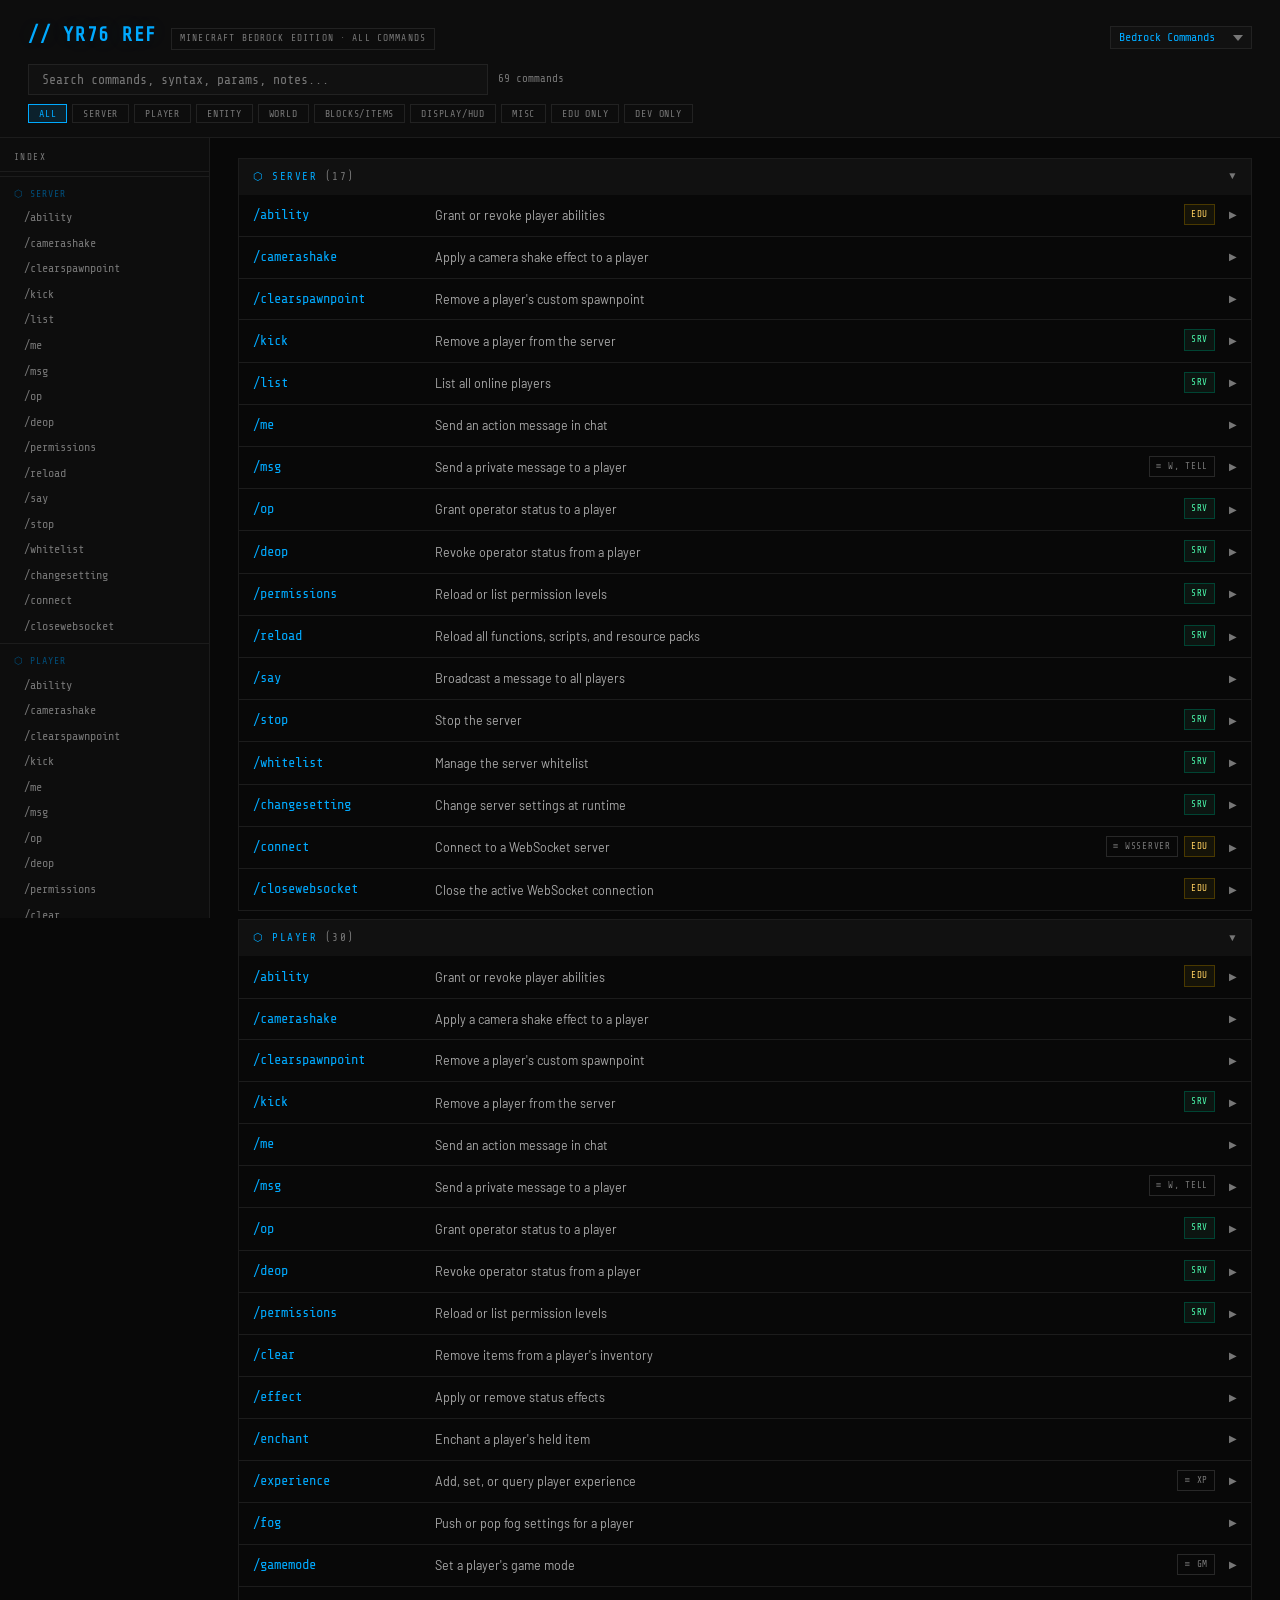
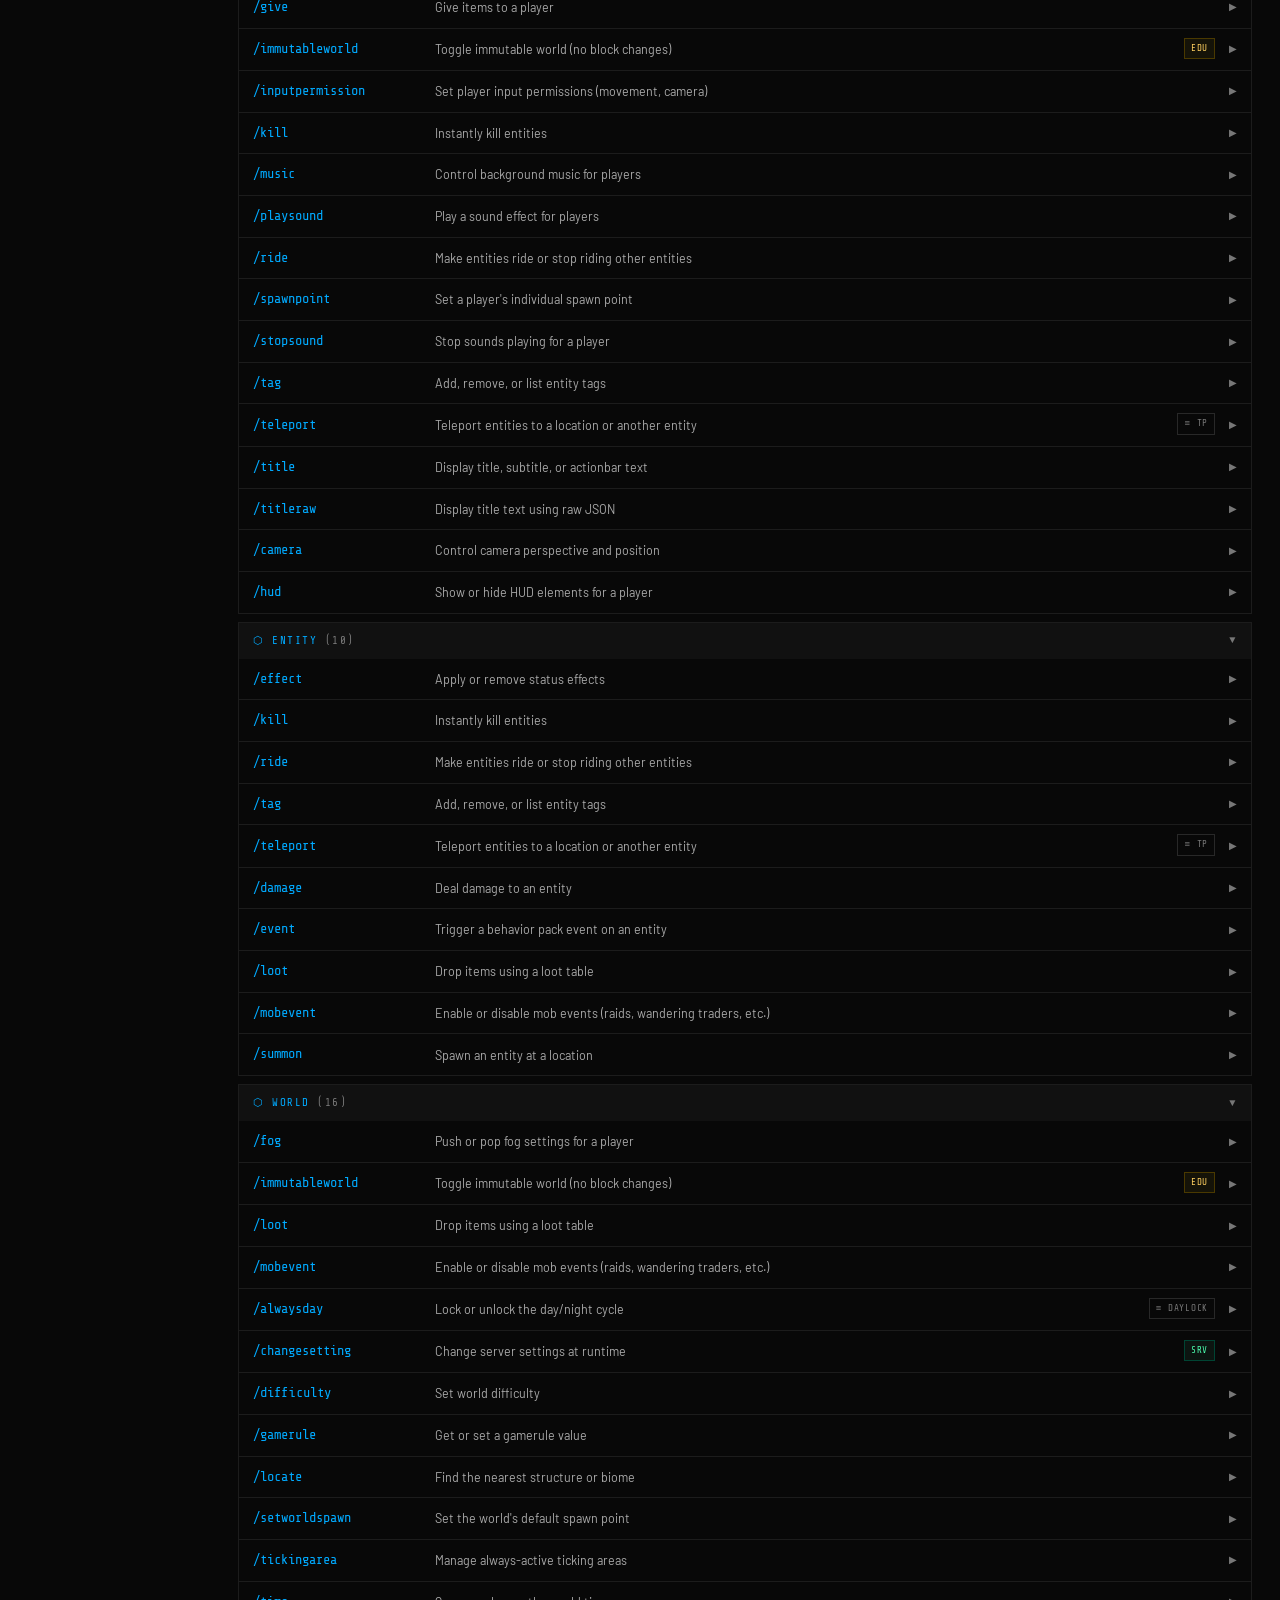
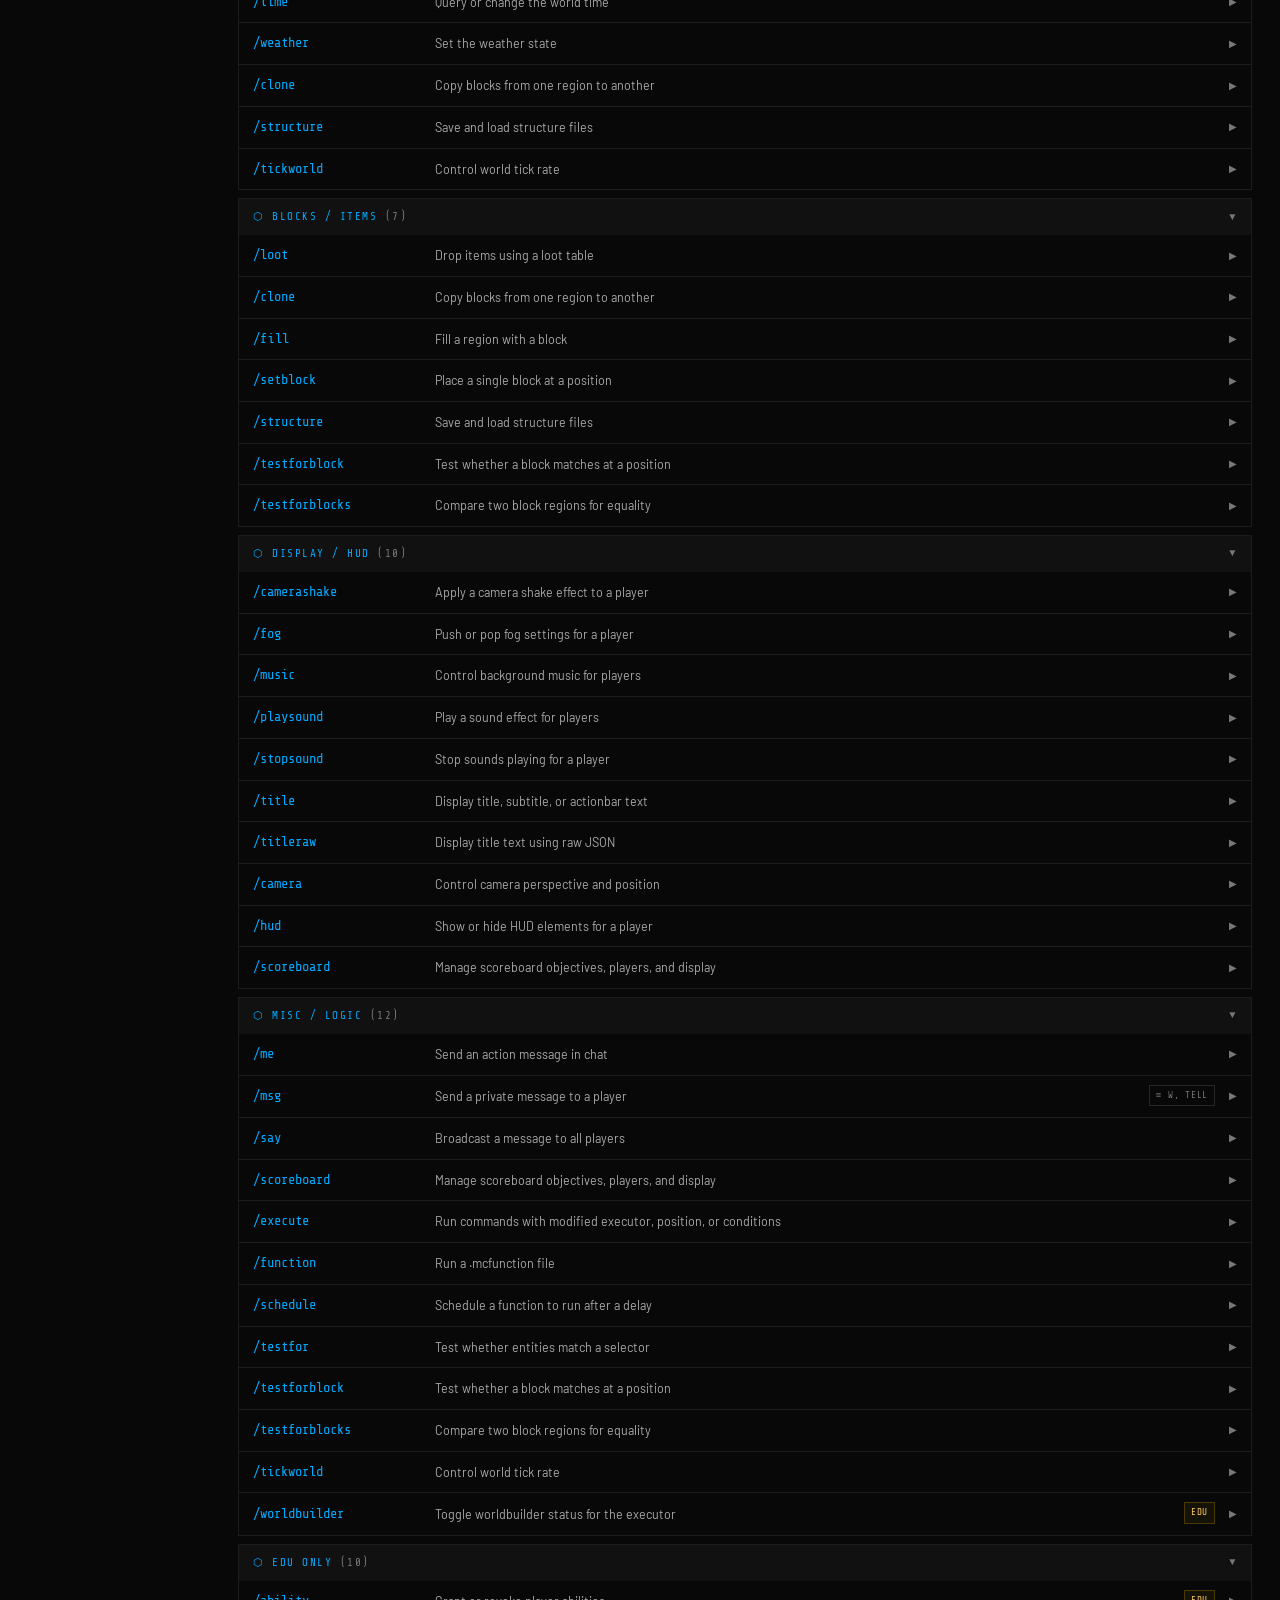
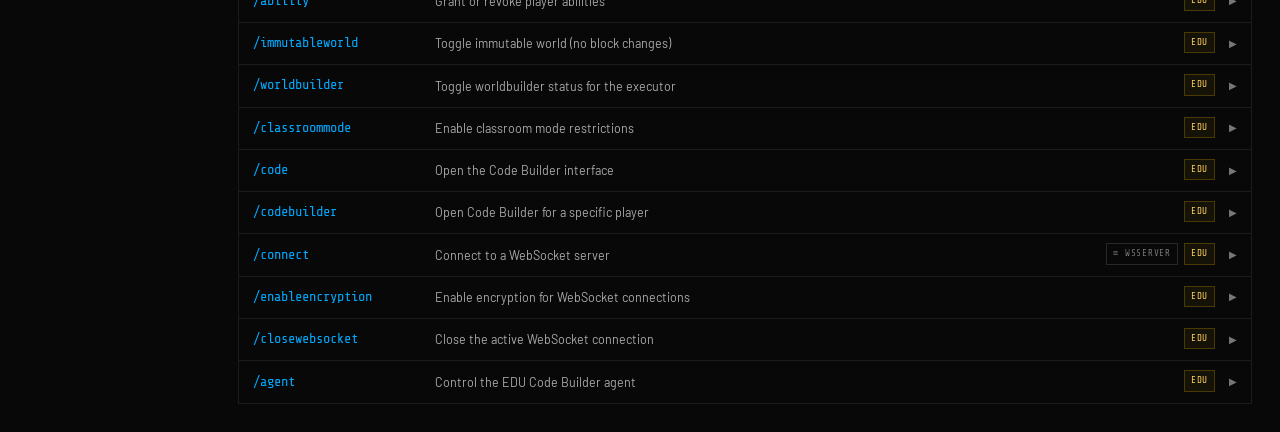
<file: index.html>
<!DOCTYPE html>
<html lang="en">
<head>
<meta charset="UTF-8">
<meta name="viewport" content="width=device-width, initial-scale=1.0">
<title>Minecraft Command Reference</title>
<link rel="stylesheet" href="style.css">
</head>
<body>

<header>
  <div class="h-top">
    <h1>// YR76 REF</h1>
    <span class="badge"><span id="section-badge"></span></span>
    <select id="section-select"></select>
  </div>
  <div class="search-row">
    <input id="search" type="text" placeholder="Search commands, syntax, params, notes..." autocomplete="off" spellcheck="false">
    <span id="result-count"></span>
  </div>
  <div class="filter-row" id="filter-row"></div>
</header>

<div class="layout">
  <aside id="aside"><div class="aside-label">Index</div></aside>
  <main id="main"><div id="no-results">// NO MATCHES FOUND</div></main>
</div>

<script src="core.js"></script>
<script src="bedrockcmd.js"></script>
<script src="javacmd.js"></script>
<script src="redstone.js"></script>
<script src="tools.js"></script>
</body>
</html>
</file>
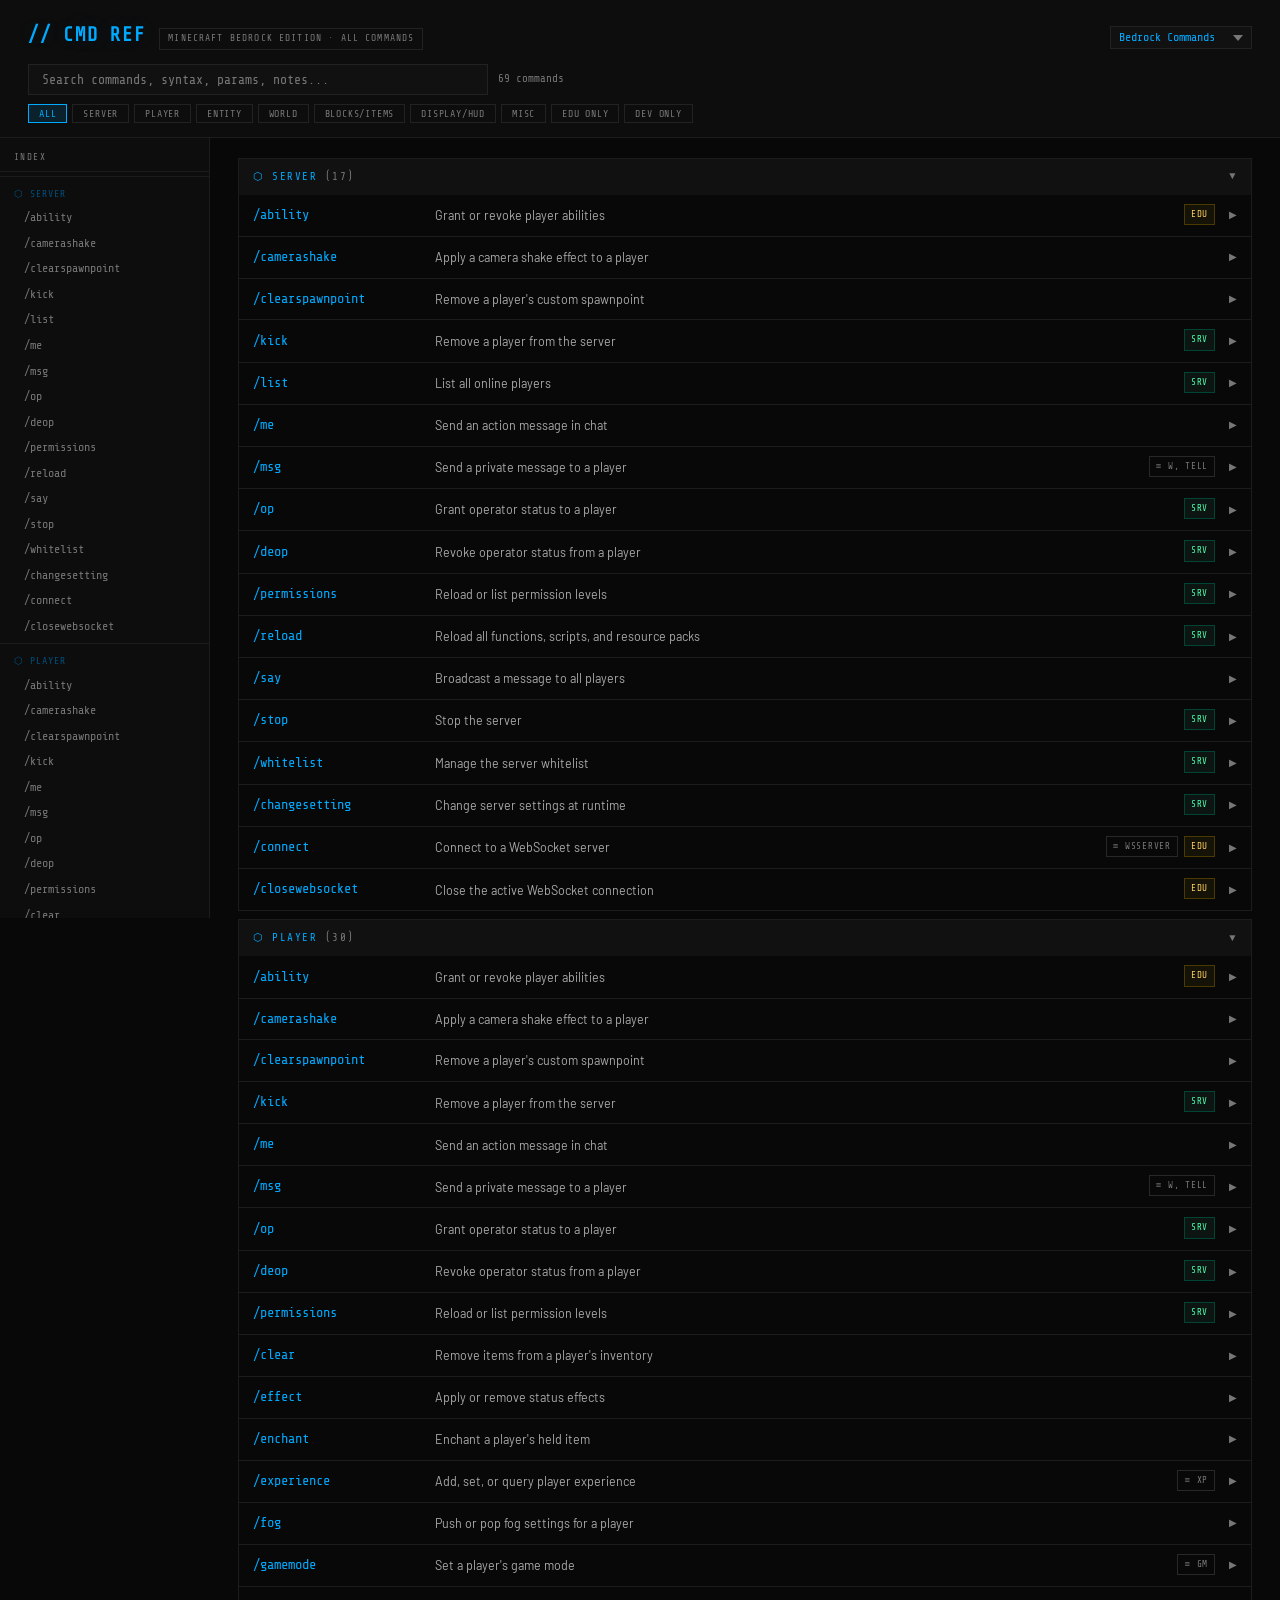
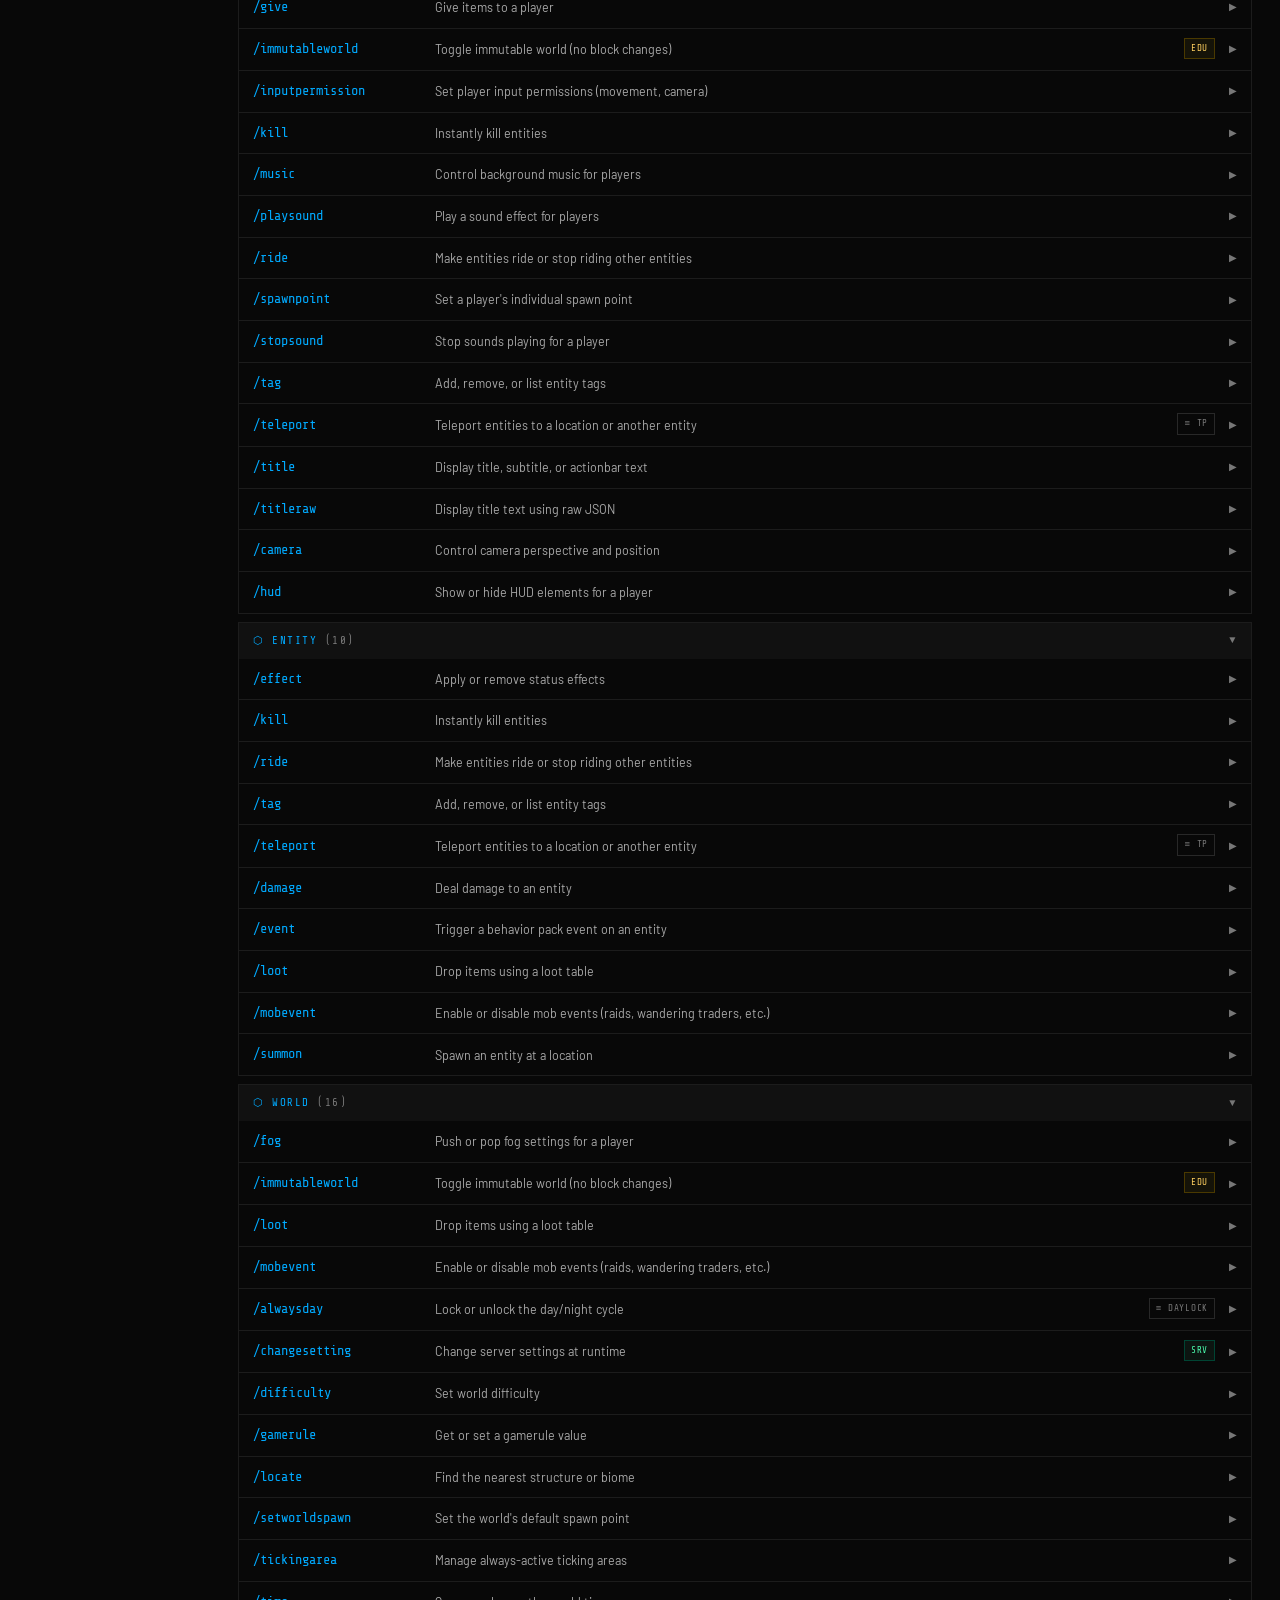
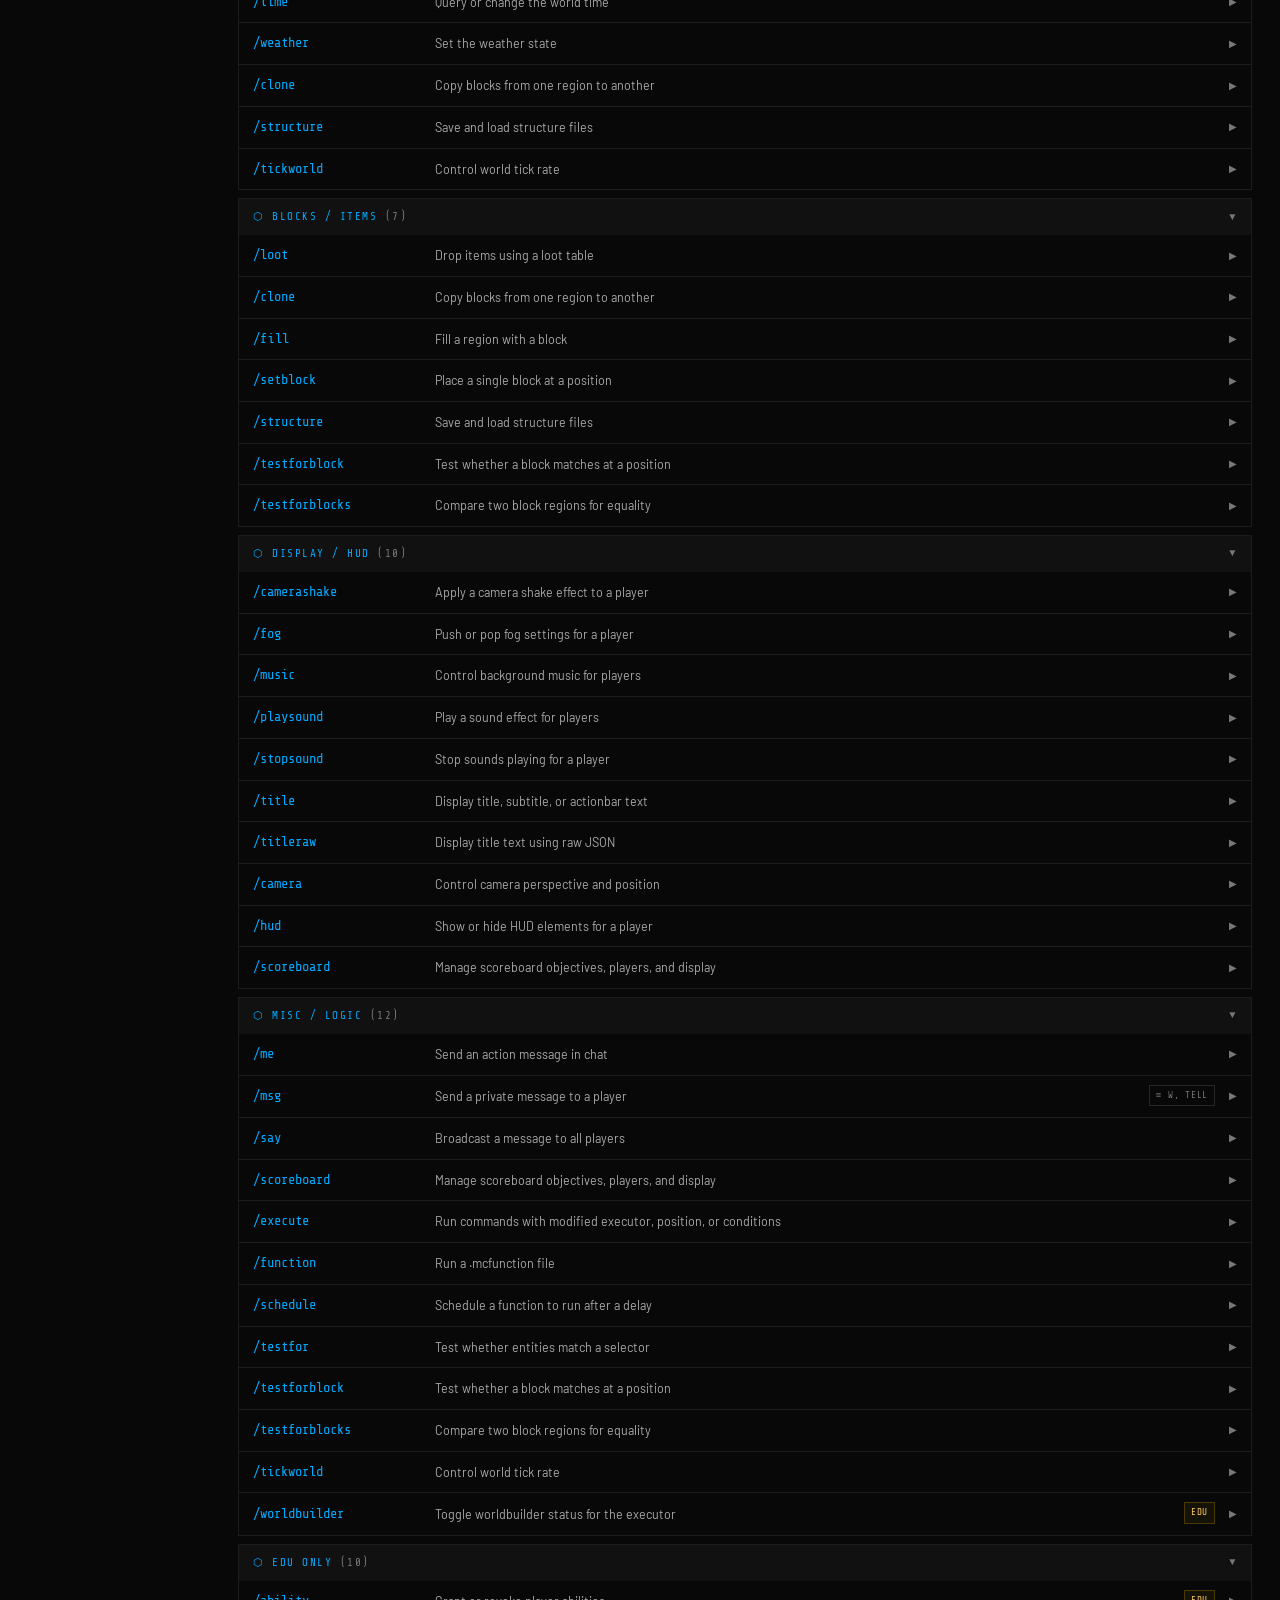
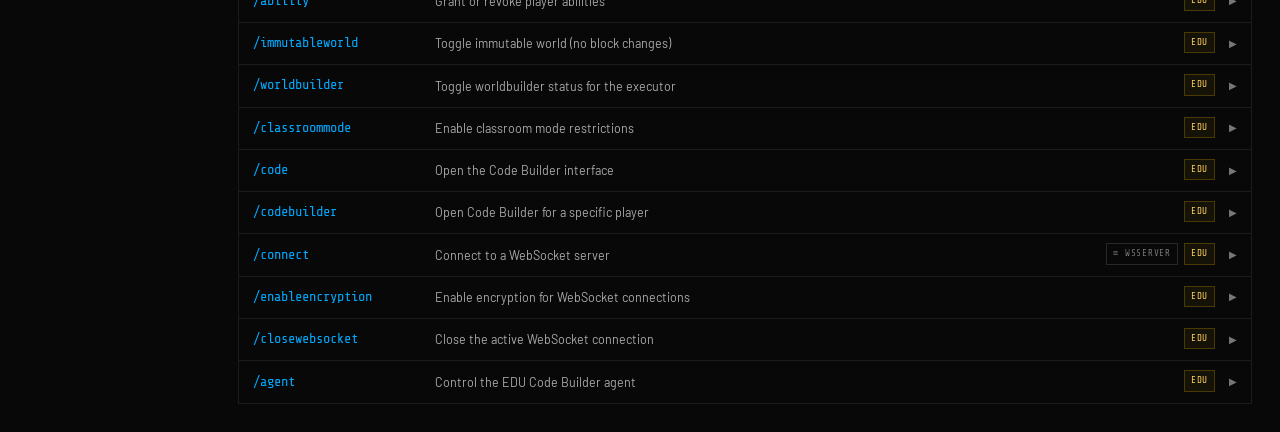
<file: index-1.html>
<!DOCTYPE html>
<html lang="en">
<head>
<meta charset="UTF-8">
<meta name="viewport" content="width=device-width, initial-scale=1.0">
<title>Minecraft Command Reference</title>
<link rel="stylesheet" href="style.css">
</head>
<body>

<header>
  <div class="h-top">
    <h1>// CMD REF</h1>
    <span class="badge"><span id="section-badge"></span></span>
    <select id="section-select"></select>
  </div>
  <div class="search-row">
    <input id="search" type="text" placeholder="Search commands, syntax, params, notes..." autocomplete="off" spellcheck="false">
    <span id="result-count"></span>
  </div>
  <div class="filter-row" id="filter-row"></div>
</header>

<div class="layout">
  <aside id="aside"><div class="aside-label">Index</div></aside>
  <main id="main"><div id="no-results">// NO MATCHES FOUND</div></main>
</div>

<script src="core.js"></script>
<script src="bedrockcmd.js"></script>
<script src="javacmd.js"></script>
<script src="redstone.js"></script>
</body>
</html>
</file>
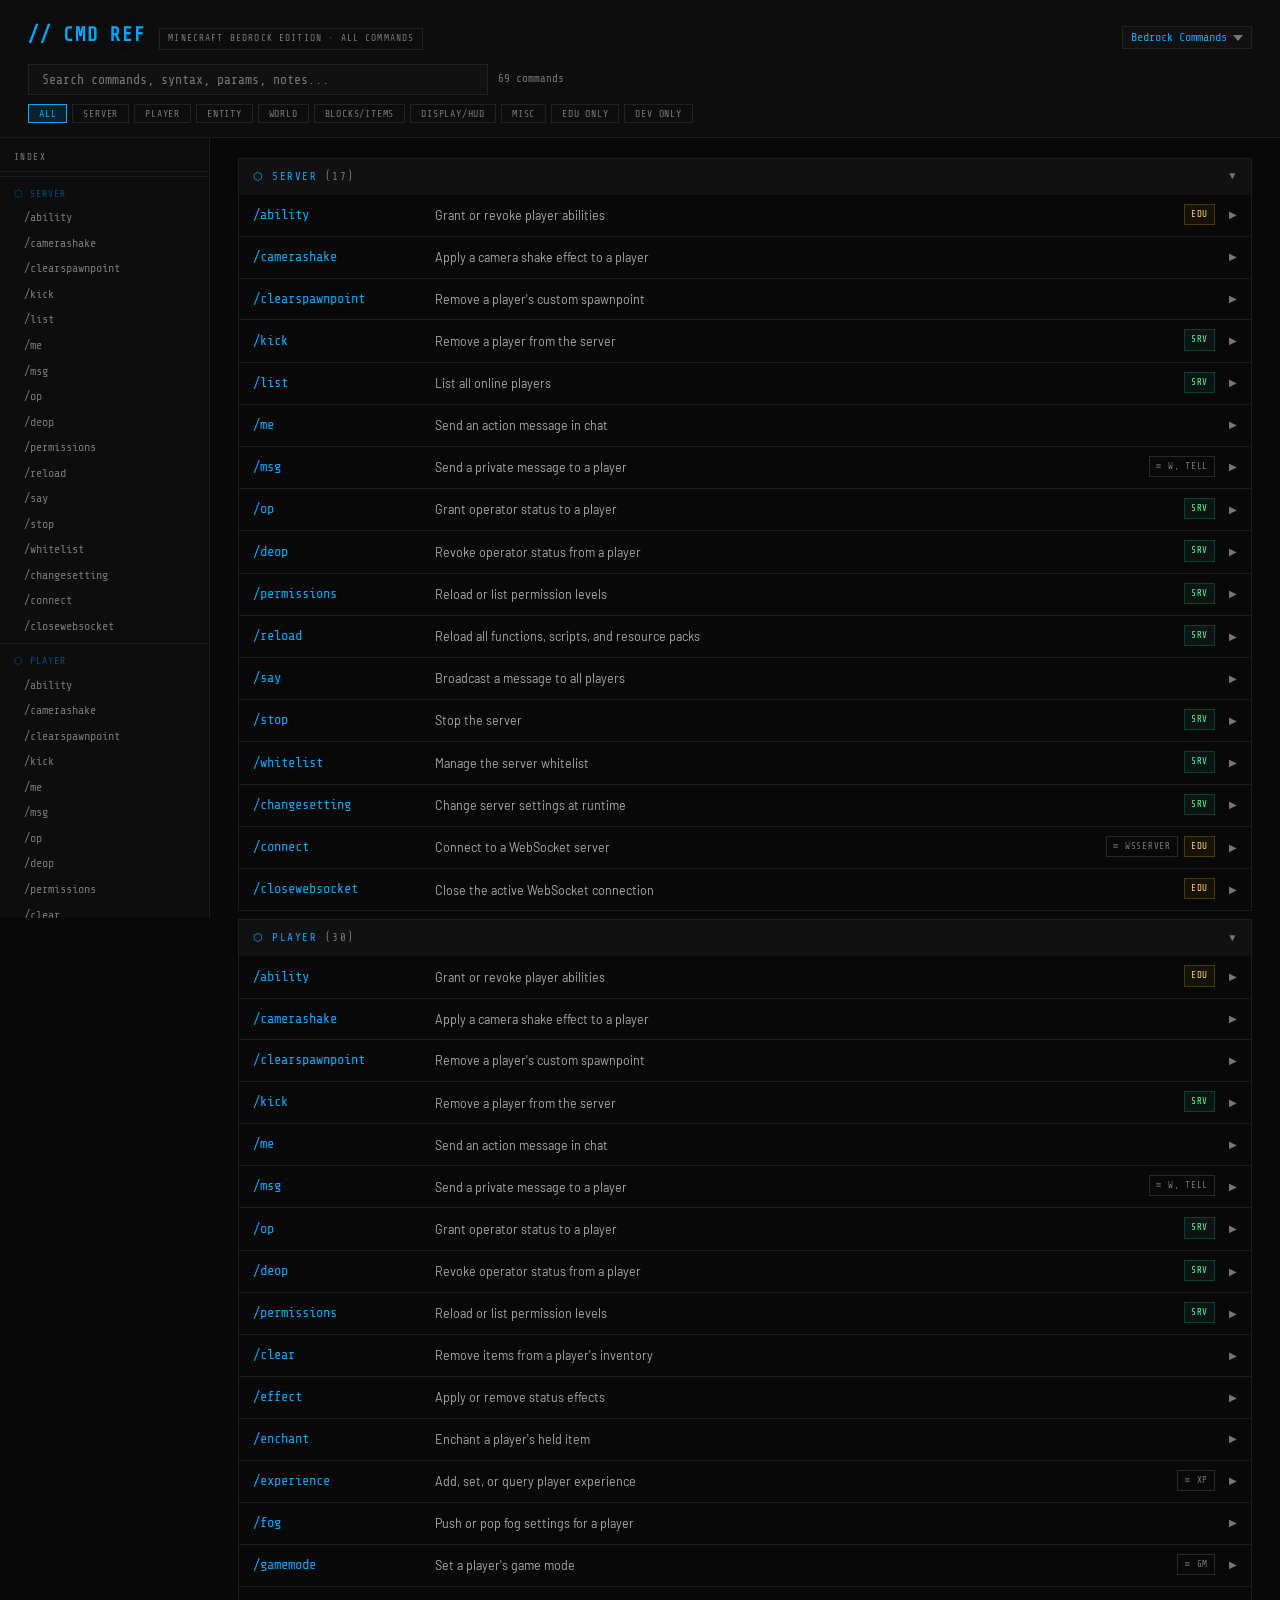
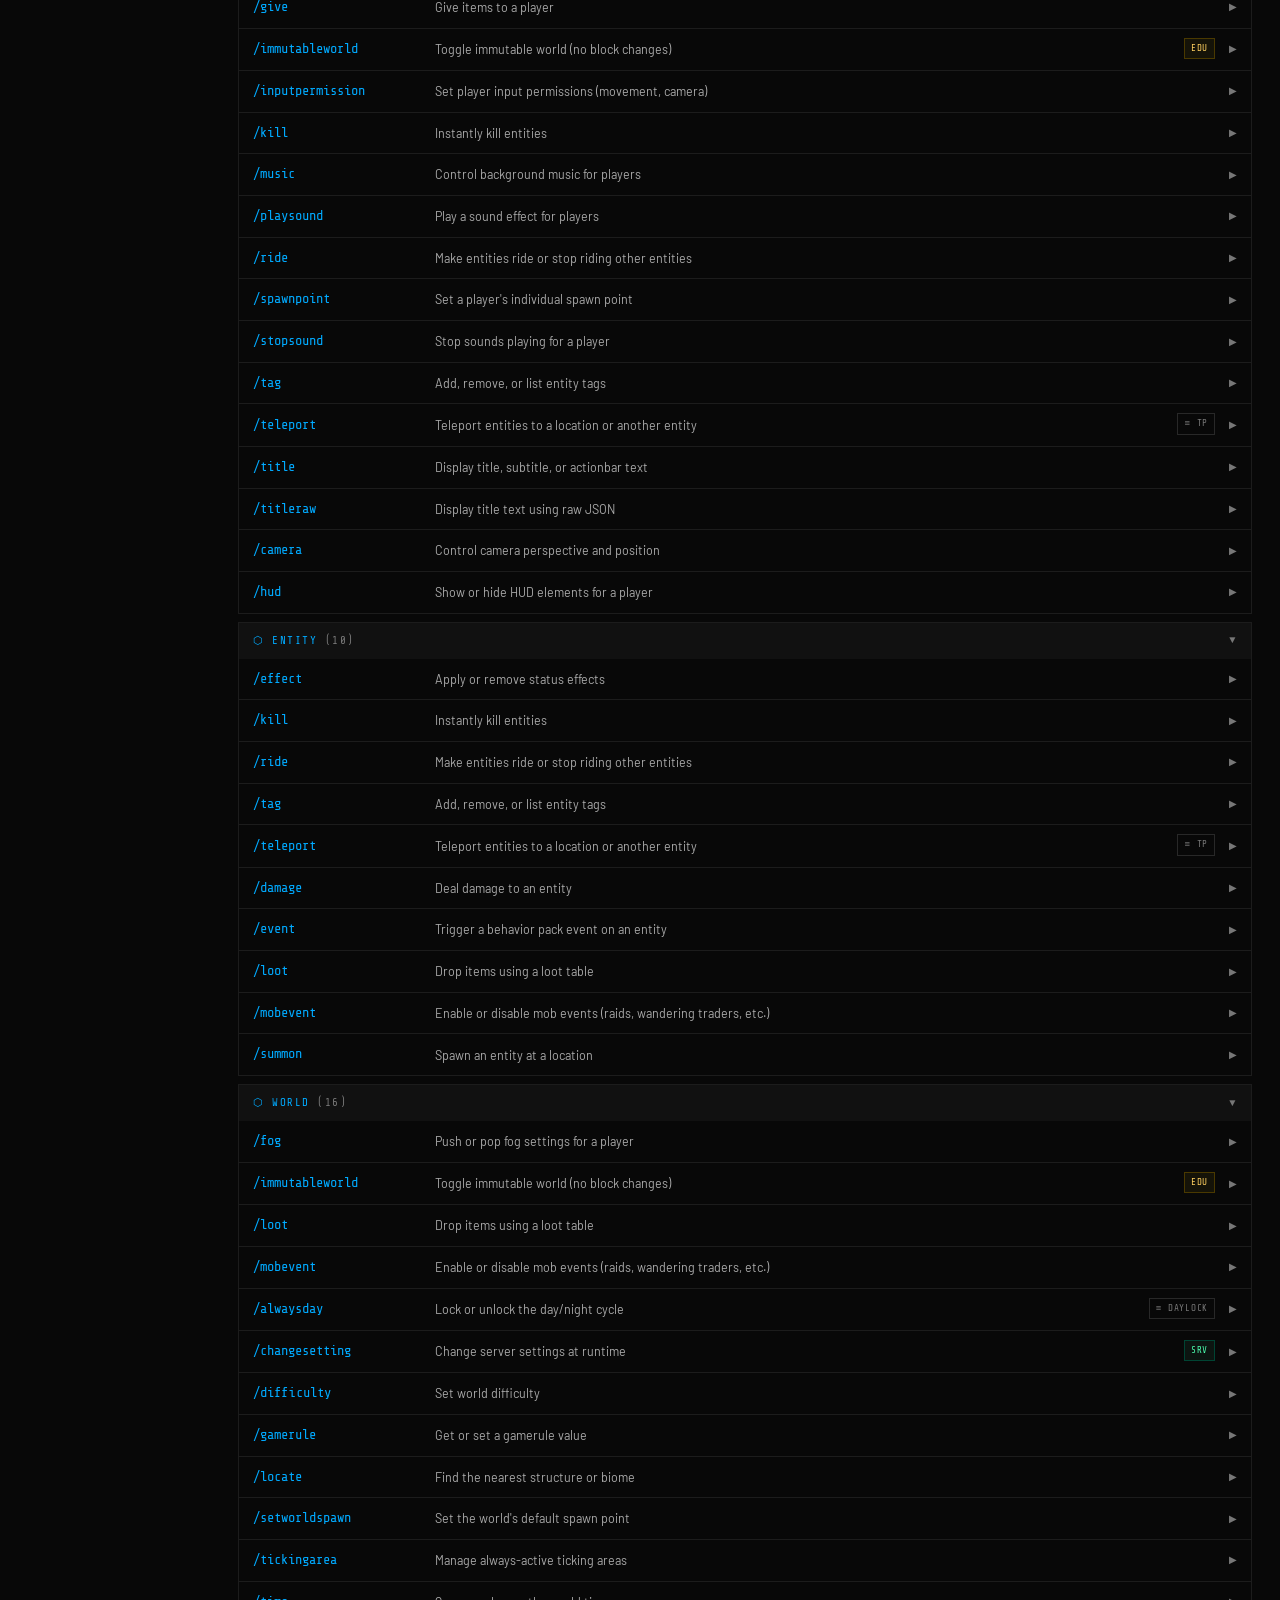
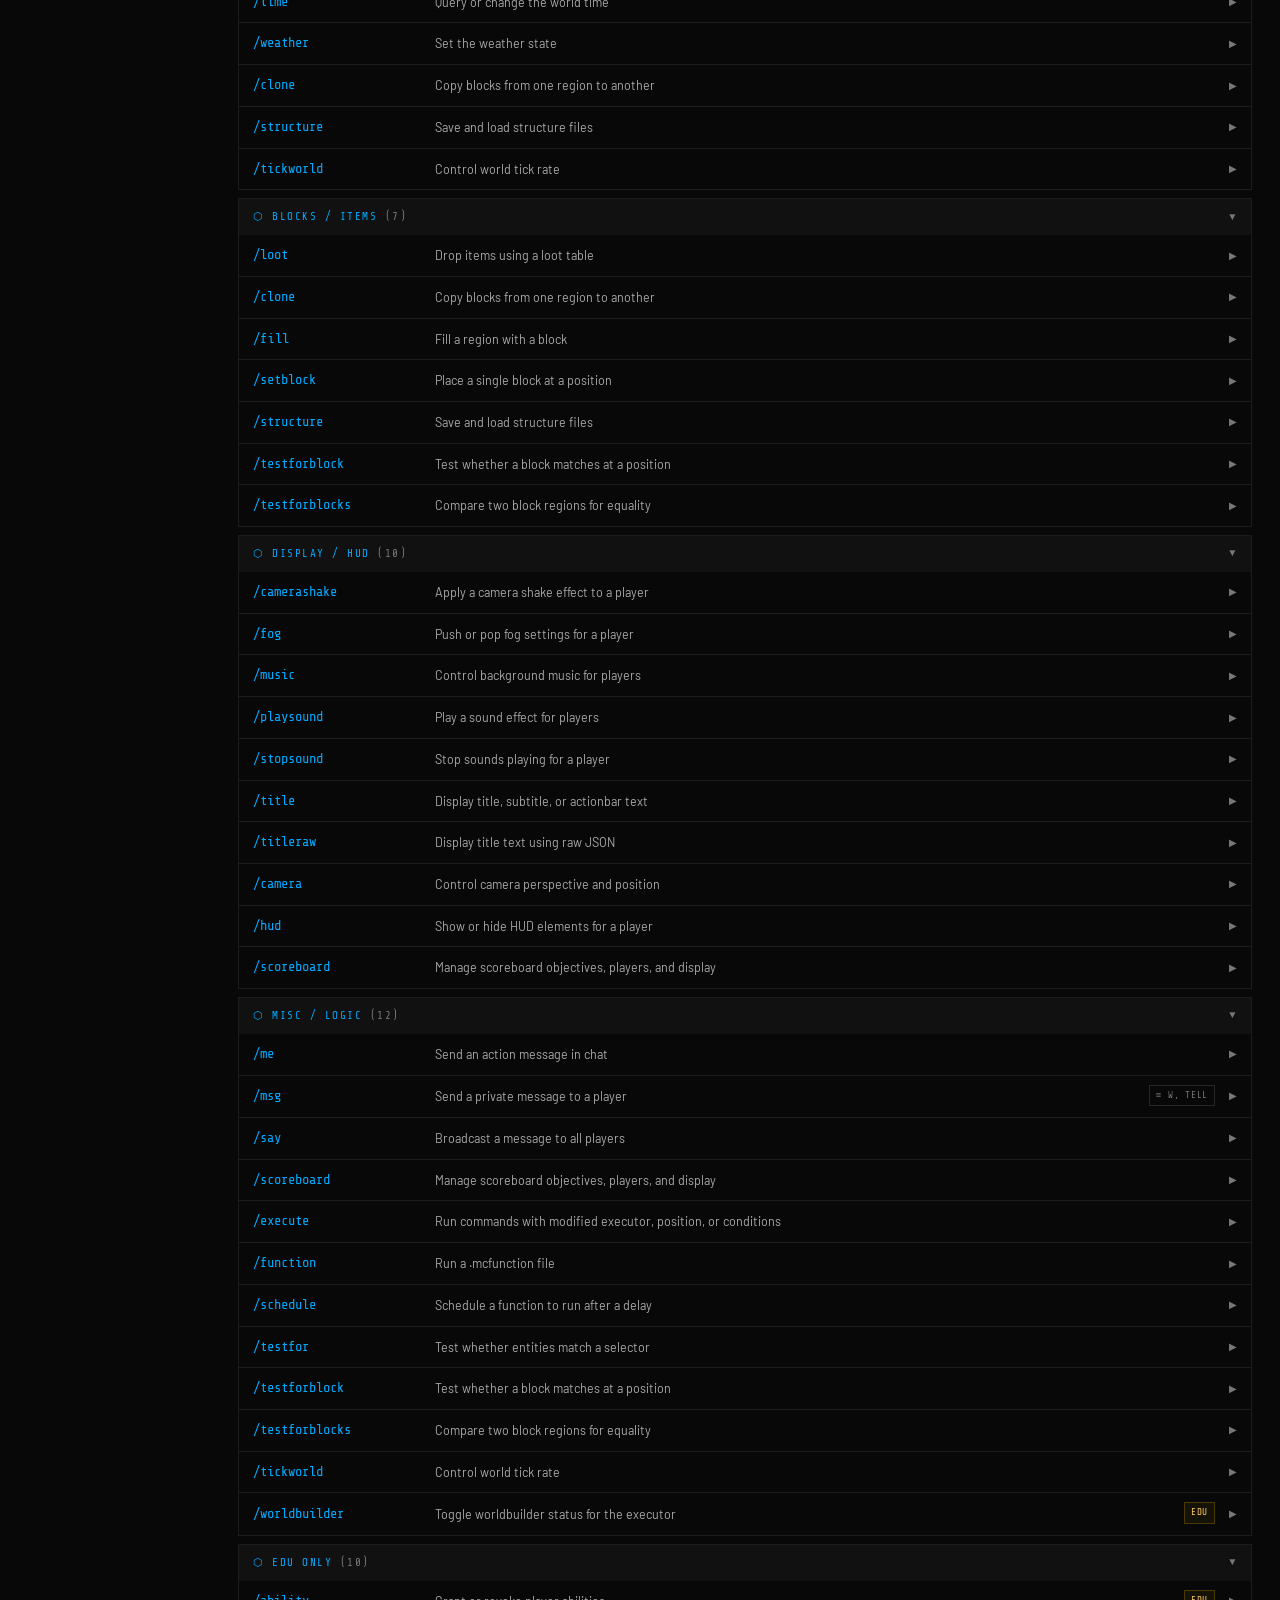
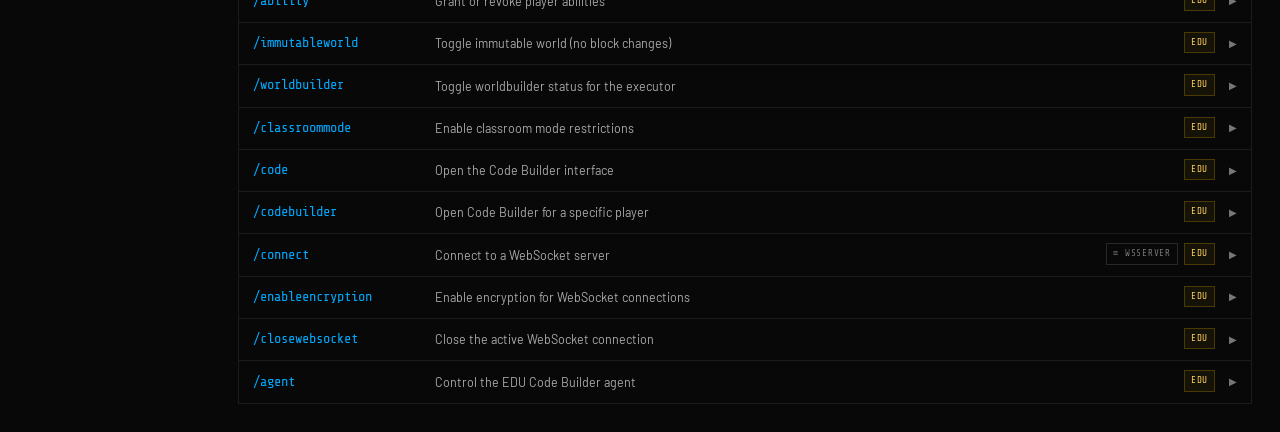
<file: index-2.html>
<!DOCTYPE html>
<html lang="en">
<head>
<meta charset="UTF-8">
<meta name="viewport" content="width=device-width, initial-scale=1.0">
<title>Bedrock Command Reference</title>
<link rel="stylesheet" href="style.css">
</head>
<body>

<header>
  <div class="h-top">
    <h1>// CMD REF</h1>
    <span class="badge"><span id="section-badge"></span></span>
    <select id="section-select"></select>
  </div>
  <div class="search-row">
    <input id="search" type="text" placeholder="Search commands, syntax, params, notes..." autocomplete="off" spellcheck="false">
    <span id="result-count"></span>
  </div>
  <div class="filter-row" id="filter-row"></div>
</header>

<div class="layout">
  <aside id="aside"><div class="aside-label">Index</div></aside>
  <main id="main"><div id="no-results">// NO MATCHES FOUND</div></main>
</div>

<script src="core.js"></script>
<script src="bedrockcmd.js"></script>
<script src="javacmd.js"></script>
</body>
</html>
</file>
<file: style.css>
@import url('https://fonts.googleapis.com/css2?family=Share+Tech+Mono&family=Barlow:wght@300;400;600;700&display=swap');
:root {
  --bg:#080808;--bg2:#0d0d0d;--bg3:#111;--bg4:#161616;
  --border:#1c1c1c;--border2:#222;
  --blue:#00aaff;--blue-dim:#004e7a;--blue-glow:rgba(0,170,255,0.13);
  --text:#e4e4e4;--text-dim:#777;--text-mid:#aaa;
  --orange:#ffa040;--green:#4dffb0;--red:#ff5566;--yellow:#ffd060;
  --mono:'Share Tech Mono',monospace;--sans:'Barlow',sans-serif;
}
*,*::before,*::after{box-sizing:border-box;margin:0;padding:0}
html{scroll-behavior:smooth}
body{background:var(--bg);color:var(--text);font-family:var(--sans);font-size:14px;line-height:1.65;min-height:100vh}

/* HEADER */
header{padding:20px 28px 14px;border-bottom:1px solid var(--border);background:var(--bg2);position:sticky;top:0;z-index:200}
.h-top{display:flex;align-items:baseline;gap:14px;margin-bottom:12px;flex-wrap:wrap}
h1{font-family:var(--mono);font-size:1.2rem;color:var(--blue);letter-spacing:.09em;text-shadow:0 0 20px var(--blue-glow)}
.badge{font-family:var(--mono);font-size:.6rem;color:var(--text-dim);border:1px solid var(--border2);padding:2px 8px;letter-spacing:.12em;text-transform:uppercase}
.search-row{display:flex;gap:10px;align-items:center;flex-wrap:wrap}
#search{flex:1;min-width:220px;max-width:460px;background:var(--bg3);border:1px solid var(--border2);color:var(--text);font-family:var(--mono);font-size:.82rem;padding:7px 13px;outline:none;transition:border-color .15s,box-shadow .15s}
#search:focus{border-color:var(--blue);box-shadow:0 0 0 2px var(--blue-glow)}
#search::placeholder{color:var(--text-dim)}
#result-count{font-family:var(--mono);font-size:.68rem;color:var(--text-dim);min-width:90px}
.filter-row{display:flex;gap:5px;flex-wrap:wrap;margin-top:9px}
.pill{font-family:var(--mono);font-size:.62rem;letter-spacing:.08em;padding:3px 10px;border:1px solid var(--border2);background:transparent;color:var(--text-dim);cursor:pointer;transition:all .12s;text-transform:uppercase}
.pill:hover,.pill.active{border-color:var(--blue);color:var(--blue);background:var(--blue-glow)}

/* LAYOUT */
.layout{display:flex;min-height:calc(100vh - 120px)}

/* SIDEBAR */
aside{width:210px;min-width:210px;border-right:1px solid var(--border);padding:12px 0;position:sticky;top:120px;height:calc(100vh - 120px);overflow-y:auto;background:var(--bg2)}
aside::-webkit-scrollbar{width:3px}
aside::-webkit-scrollbar-thumb{background:var(--border2)}
.aside-label{font-family:var(--mono);font-size:.58rem;color:var(--text-dim);letter-spacing:.15em;text-transform:uppercase;padding:0 14px 6px;border-bottom:1px solid var(--border);margin-bottom:4px}
.snav-group{font-family:var(--mono);font-size:.62rem;color:var(--blue-dim);letter-spacing:.1em;text-transform:uppercase;padding:9px 14px 3px;border-top:1px solid var(--border);margin-top:4px}
.snav-group:first-of-type{border-top:none;margin-top:0}
.ilink{display:block;font-family:var(--mono);font-size:.74rem;color:var(--text-dim);padding:3px 14px 3px 22px;cursor:pointer;transition:color .1s,background .1s;border-left:2px solid transparent;white-space:nowrap;overflow:hidden;text-overflow:ellipsis}
.ilink:hover{color:var(--blue);background:var(--blue-glow);border-left-color:var(--blue)}
.ilink.active{color:var(--blue);border-left-color:var(--blue)}

/* MAIN */
main{flex:1;padding:20px 28px;overflow-y:auto}
main::-webkit-scrollbar{width:4px}
main::-webkit-scrollbar-thumb{background:var(--border2)}

/* GROUP */
.group{margin-bottom:8px;border:1px solid var(--border)}
.gtitle{font-family:var(--mono);font-size:.68rem;letter-spacing:.14em;text-transform:uppercase;color:var(--blue);padding:9px 14px;background:var(--bg3);cursor:pointer;display:flex;align-items:center;justify-content:space-between;user-select:none;transition:background .12s}
.gtitle:hover{background:var(--blue-glow)}
.chevron{font-size:.65rem;transition:transform .18s;color:var(--text-dim)}
.group.collapsed .chevron{transform:rotate(-90deg)}
.gbody{overflow:hidden}
.group.collapsed .gbody{display:none}

/* CMD CARD */
.cmd{border-top:1px solid var(--border)}
.cmd:first-child{border-top:none}
.cmd-hdr{display:flex;align-items:center;gap:12px;padding:9px 14px;cursor:pointer;user-select:none;transition:background .1s}
.cmd-hdr:hover{background:rgba(255,255,255,.02)}
.cname{font-family:var(--mono);font-size:.86rem;color:var(--blue);min-width:170px;flex-shrink:0}
.csum{font-size:.78rem;color:var(--text-mid);flex:1;white-space:nowrap;overflow:hidden;text-overflow:ellipsis}
.tags-inline{display:flex;gap:4px;flex-shrink:0}
.xi{font-size:.6rem;color:var(--text-dim);transition:transform .18s;flex-shrink:0}
.cmd.open .xi{transform:rotate(90deg)}
.cbody{display:none;padding:0 14px 14px;background:var(--bg4)}
.cmd.open .cbody{display:block}

/* TAGS */
.tag{display:inline-block;font-family:var(--mono);font-size:.58rem;padding:2px 6px;border:1px solid;letter-spacing:.08em;text-transform:uppercase;margin:0 2px 2px 0}
.tag-edu{color:var(--yellow);border-color:#4a3900;background:rgba(255,208,0,.05)}
.tag-dev{color:var(--red);border-color:#4a0010;background:rgba(255,50,80,.05)}
.tag-srv{color:var(--green);border-color:#004433;background:rgba(77,255,176,.05)}
.tag-exp{color:#cc88ff;border-color:#330055;background:rgba(180,100,255,.05)}
.tag-alias{color:var(--text-dim);border-color:#282828}

/* SYNTAX */
.slabel{font-family:var(--mono);font-size:.56rem;color:var(--text-dim);letter-spacing:.15em;text-transform:uppercase;margin-bottom:5px;padding-top:12px}
.sblock{background:#000;border-left:2px solid var(--blue-dim);padding:7px 13px;margin-bottom:5px;font-family:var(--mono);font-size:.79rem;color:var(--text);white-space:pre-wrap;word-break:break-all;line-height:1.7}
.s-cmd{color:var(--blue)}
.s-req{color:var(--orange)}
.s-opt{color:var(--text-dim)}
.s-lit{color:var(--green)}
.s-sub{color:#cc88ff}

/* NOTES */
.nlabel{font-family:var(--mono);font-size:.56rem;color:var(--text-dim);letter-spacing:.15em;text-transform:uppercase;margin:11px 0 5px}
.notes{font-size:.78rem;color:#bbb;line-height:1.7}
.notes code{font-family:var(--mono);color:var(--blue);font-size:.76em;background:#0a0a0a;padding:1px 5px}
.notes strong{color:var(--text)}
.notes p{margin-bottom:6px}
.notes p:last-child{margin-bottom:0}

/* PARAM TABLE */
.ptable{width:100%;border-collapse:collapse;margin-top:8px;font-size:.76rem}
.ptable th{font-family:var(--mono);font-size:.58rem;color:var(--text-dim);text-transform:uppercase;letter-spacing:.1em;padding:5px 10px;text-align:left;border-bottom:1px solid var(--border2)}
.ptable td{padding:5px 10px;border-bottom:1px solid var(--border);vertical-align:top}
.ptable tr:last-child td{border-bottom:none}
.ptable .pname{font-family:var(--mono);color:var(--orange)}
.ptable .ptype{color:var(--text-dim);font-family:var(--mono);font-size:.72rem}
.ptable .pdesc{color:#bbb}

/* NO RESULTS */
#no-results{display:none;font-family:var(--mono);color:var(--text-dim);padding:48px;text-align:center;font-size:.82rem;letter-spacing:.05em}

mark{background:rgba(0,170,255,.2);color:var(--blue);border-radius:2px}

/* SECTION SELECT */
#section-select{margin-left:auto;background:var(--bg2);color:var(--text);border:1px solid var(--border2);font-family:var(--mono);font-size:.74rem;padding:4px 8px;cursor:pointer;outline:none}
#section-select:focus{border-color:var(--blue)}

/* GAMERULE SECTION */
.gr-table{width:100%;border-collapse:collapse;margin-top:10px;font-size:.75rem}
.gr-table th{font-family:var(--mono);font-size:.57rem;color:var(--text-dim);text-transform:uppercase;letter-spacing:.09em;padding:5px 10px;text-align:left;border-bottom:1px solid var(--border2)}
.gr-table td{padding:4px 10px;border-bottom:1px solid var(--border);vertical-align:top}
.gr-table tr:last-child td{border-bottom:none}
.gr-table .gr-name{font-family:var(--mono);color:var(--orange);font-size:.72rem}
.gr-table .gr-type{color:#cc88ff;font-family:var(--mono);font-size:.68rem}
.gr-table .gr-desc{color:#bbb}
.gr-table .gr-def{font-family:var(--mono);color:var(--text-dim);font-size:.68rem}

/* TRUTH TABLE */
/* .tt-wrap allows horizontal scroll on narrow viewports without breaking layout */
.tt-wrap{overflow-x:auto;margin-top:6px;margin-bottom:2px}
.tt-table{border-collapse:collapse;font-family:var(--mono);font-size:.76rem;min-width:320px}
.tt-table th{font-size:.58rem;color:var(--text-dim);text-transform:uppercase;letter-spacing:.1em;padding:5px 18px;text-align:center;border-bottom:1px solid var(--border2);border-right:1px solid var(--border);white-space:nowrap}
.tt-table th:last-child{border-right:none}
/* vertical divider before the last column group — output is visually separated */
.tt-table th.tt-out-header{border-left:2px solid var(--blue-dim);color:var(--blue)}
.tt-table td{padding:4px 18px;text-align:center;border-bottom:1px solid var(--border);border-right:1px solid var(--border)}
.tt-table td:last-child{border-right:none}
.tt-table tr:last-child td{border-bottom:none}
/* output column separator — applied by JS when columns contain a '|' sentinel */
.tt-table td.tt-out-col{border-left:2px solid var(--blue-dim)}
/* cell value classes */
.tt-0{color:var(--red);opacity:.7}
.tt-1{color:var(--blue)}
.tt-x{color:#cc88ff}
.tt-val{color:var(--text-mid)}
/* highlight entire row on hover for readability on wide tables */
.tt-table tbody tr:hover td{background:rgba(255,255,255,.025)}


  .tool-output-block.empty { color: var(--text-dim); font-style: italic; }

  /* COMMAND BUILDER LIST */
  .cmd-picker-list {
    display: flex;
    flex-direction: column;
    gap: 2px;
    margin-bottom: 12px;
  }

  .cmd-picker-item {
    font-family: var(--mono);
    font-size: .78rem;
    color: var(--text-dim);
    padding: 5px 12px;
    cursor: pointer;
    border: 1px solid transparent;
    transition: all .1s;
  }

  .cmd-picker-item:hover { color: var(--blue); background: var(--blue-glow); border-color: var(--blue-dim); }
  .cmd-picker-item.active { color: var(--blue); border-color: var(--blue); background: var(--blue-glow); }

  .cmd-search {
    background: var(--bg3);
    border: 1px solid var(--border2);
    color: var(--text);
    font-family: var(--mono);
    font-size: .78rem;
    padding: 6px 12px;
    outline: none;
    width: 100%;
    margin-bottom: 8px;
    transition: border-color .12s, box-shadow .12s;
  }

  .cmd-search:focus {
    border-color: var(--blue);
    box-shadow: 0 0 0 2px var(--blue-glow);
  }

  .tool-note {
    font-family: var(--mono);
    font-size: .68rem;
    color: var(--text-dim);
    padding: 6px 10px;
    border-left: 2px solid var(--border2);
    background: var(--bg3);
    line-height: 1.5;
  }

  .platform-only-note {
    font-family: var(--mono);
    font-size: .65rem;
    color: var(--yellow);
    padding: 4px 8px;
    border: 1px solid #4a3900;
    background: rgba(255,208,0,.04);
    display: inline-block;
  }

/* ─── DROPDOWN STYLING ────────────────────────────────────────────────────── */
/* Force dark bg on the select element itself. Option elements inherit from    */
/* the OS picker on most browsers, but at minimum the trigger is consistent.  */
#section-select {
  margin-left: auto;
  background: var(--bg3);
  color: var(--blue);
  border: 1px solid var(--border2);
  font-family: var(--mono);
  font-size: .74rem;
  padding: 4px 8px;
  cursor: pointer;
  outline: none;
  appearance: none;
  -webkit-appearance: none;
  /* Inline caret glyph so we own the full visual */
  background-image: url("data:image/svg+xml,%3Csvg xmlns='http://www.w3.org/2000/svg' width='10' height='6'%3E%3Cpath d='M0 0l5 6 5-6z' fill='%23777'/%3E%3C/svg%3E");
  background-repeat: no-repeat;
  background-position: right 8px center;
  padding-right: 24px;
  transition: border-color .12s, box-shadow .12s;
}
#section-select:focus { border-color: var(--blue); box-shadow: 0 0 0 2px var(--blue-glow); }
#section-select option { background: var(--bg2); color: var(--text); }

/* ─── TOOLS SECTION ───────────────────────────────────────────────────────── */
/* Panel wrapper — fills the main content area the same way .group does        */
.tool-panel {
  border: 1px solid var(--border);
  background: var(--bg2);
}

/* Tool header bar — mirrors .gtitle in weight and mono feel */
.tool-header {
  display: flex;
  align-items: center;
  justify-content: space-between;
  gap: 12px;
  padding: 10px 16px;
  background: var(--bg3);
  border-bottom: 1px solid var(--border);
}

.tool-title {
  font-family: var(--mono);
  font-size: .78rem;
  letter-spacing: .12em;
  text-transform: uppercase;
  color: var(--blue);
}

/* Platform toggle sits in the header; reuses .pill from core */
.tool-platform-toggle {
  display: flex;
  gap: 4px;
}

/* Tool body — scrollable column of field sections */
.tool-body {
  padding: 12px 16px;
  display: flex;
  flex-direction: column;
  gap: 6px;
}

/* ── Collapsible field sections ─────────────────────────────────────────── */
.field-section {
  border: 1px solid var(--border);
}

.field-section-title {
  font-family: var(--mono);
  font-size: .62rem;
  letter-spacing: .14em;
  text-transform: uppercase;
  color: var(--blue);
  padding: 7px 12px;
  background: var(--bg3);
  cursor: pointer;
  display: flex;
  align-items: center;
  justify-content: space-between;
  user-select: none;
  transition: background .12s;
}
.field-section-title:hover { background: var(--blue-glow); }

.field-chevron {
  font-size: .6rem;
  color: var(--text-dim);
  transition: transform .18s;
}
.field-section.collapsed .field-chevron { transform: rotate(-90deg); }

.field-section-body {
  padding: 10px 12px;
  display: flex;
  flex-direction: column;
  gap: 7px;
  background: var(--bg4);
}
.field-section.collapsed .field-section-body { display: none; }

/* ── Field rows ─────────────────────────────────────────────────────────── */
.field-row {
  display: flex;
  align-items: center;
  gap: 10px;
  flex-wrap: wrap;
}

.field-label {
  font-family: var(--mono);
  font-size: .65rem;
  color: var(--text-dim);
  min-width: 160px;
  flex-shrink: 0;
  letter-spacing: .04em;
}
.field-label.required { color: var(--orange); }

/* Checkbox row — label follows checkbox inline */
.tool-checkbox-row {
  display: flex;
  align-items: center;
  gap: 8px;
}

/* ── Inputs ─────────────────────────────────────────────────────────────── */
.tool-input {
  background: var(--bg3);
  border: 1px solid var(--border2);
  color: var(--text);
  font-family: var(--mono);
  font-size: .78rem;
  padding: 5px 10px;
  outline: none;
  flex: 1;
  min-width: 120px;
  transition: border-color .12s, box-shadow .12s;
  /* No border-radius — keeps the blocky look */
}
.tool-input:focus { border-color: var(--blue); box-shadow: 0 0 0 2px var(--blue-glow); }
.tool-input::placeholder { color: var(--text-dim); }

/* Narrow variants for numeric / short inputs */
.tool-input.short { flex: 0 0 80px; min-width: unset; }
.tool-input.medium { flex: 0 0 160px; min-width: unset; }

/* Select inherits .tool-input sizing; override appearance for consistency */
select.tool-input {
  appearance: none;
  -webkit-appearance: none;
  background-image: url("data:image/svg+xml,%3Csvg xmlns='http://www.w3.org/2000/svg' width='10' height='6'%3E%3Cpath d='M0 0l5 6 5-6z' fill='%23777'/%3E%3C/svg%3E");
  background-repeat: no-repeat;
  background-position: right 8px center;
  padding-right: 22px;
  cursor: pointer;
}
select.tool-input option { background: var(--bg2); color: var(--text); }

/* Textarea shares tool-input but grows vertically */
textarea.tool-input {
  resize: vertical;
  min-height: 52px;
  line-height: 1.5;
}

/* Checkbox — square, accent-colored when checked */
.tool-checkbox {
  width: 14px;
  height: 14px;
  accent-color: var(--blue);
  cursor: pointer;
  flex-shrink: 0;
}

/* ── Repeatable rows (enchantments, attributes, etc.) ───────────────────── */
.repeat-block {
  display: flex;
  flex-direction: column;
  gap: 4px;
}

.repeat-row {
  display: flex;
  align-items: center;
  gap: 6px;
  flex-wrap: wrap;
  padding: 6px 8px;
  border: 1px solid var(--border);
  background: var(--bg3);
}

.repeat-add {
  font-family: var(--mono);
  font-size: .65rem;
  letter-spacing: .06em;
  text-transform: uppercase;
  color: var(--blue);
  background: transparent;
  border: 1px solid var(--blue-dim);
  padding: 4px 12px;
  cursor: pointer;
  transition: background .1s, border-color .1s;
  align-self: flex-start;
}
.repeat-add:hover { background: var(--blue-glow); border-color: var(--blue); }

.repeat-remove {
  font-family: var(--mono);
  font-size: .68rem;
  color: var(--red);
  background: transparent;
  border: 1px solid #4a0010;
  padding: 3px 8px;
  cursor: pointer;
  flex-shrink: 0;
  transition: background .1s;
}
.repeat-remove:hover { background: rgba(255,50,80,.08); }

/* ── Output section ─────────────────────────────────────────────────────── */
.tool-output-section {
  border: 1px solid var(--border);
  margin-top: 4px;
}

.tool-output-header {
  display: flex;
  align-items: center;
  justify-content: space-between;
  padding: 7px 12px;
  background: var(--bg3);
  border-bottom: 1px solid var(--border);
  font-family: var(--mono);
  font-size: .62rem;
  letter-spacing: .12em;
  text-transform: uppercase;
  color: var(--blue);
}

.tool-output-actions { display: flex; gap: 6px; }

.tool-btn {
  font-family: var(--mono);
  font-size: .62rem;
  letter-spacing: .06em;
  text-transform: uppercase;
  color: var(--text-dim);
  background: transparent;
  border: 1px solid var(--border2);
  padding: 3px 10px;
  cursor: pointer;
  transition: color .1s, border-color .1s, background .1s;
}
.tool-btn:hover { color: var(--blue); border-color: var(--blue-dim); background: var(--blue-glow); }
.tool-btn.copy-success { color: var(--green); border-color: var(--green); }

.tool-output-block {
  font-family: var(--mono);
  font-size: .8rem;
  color: var(--text);
  padding: 12px 14px;
  background: #000;
  border-left: 2px solid var(--blue-dim);
  white-space: pre-wrap;
  word-break: break-all;
  line-height: 1.65;
  min-height: 44px;
}
.tool-output-block.empty {
  color: var(--text-dim);
  font-style: italic;
}

/* ── Passenger builder (recursive) ─────────────────────────────────────── */
.passenger-block {
  border: 1px solid var(--border);
  padding: 8px 10px;
  margin: 4px 0;
  background: var(--bg3);
  display: flex;
  flex-direction: column;
  gap: 6px;
}

.passenger-header {
  font-family: var(--mono);
  font-size: .63rem;
  letter-spacing: .08em;
  text-transform: uppercase;
  color: var(--text-mid);
  display: flex;
  align-items: center;
  justify-content: space-between;
  padding-bottom: 4px;
  border-bottom: 1px solid var(--border);
}

.passenger-remove {
  font-family: var(--mono);
  font-size: .62rem;
  color: var(--red);
  background: transparent;
  border: 1px solid #4a0010;
  padding: 2px 8px;
  cursor: pointer;
  transition: background .1s;
}
.passenger-remove:hover { background: rgba(255,50,80,.08); }
</file>
